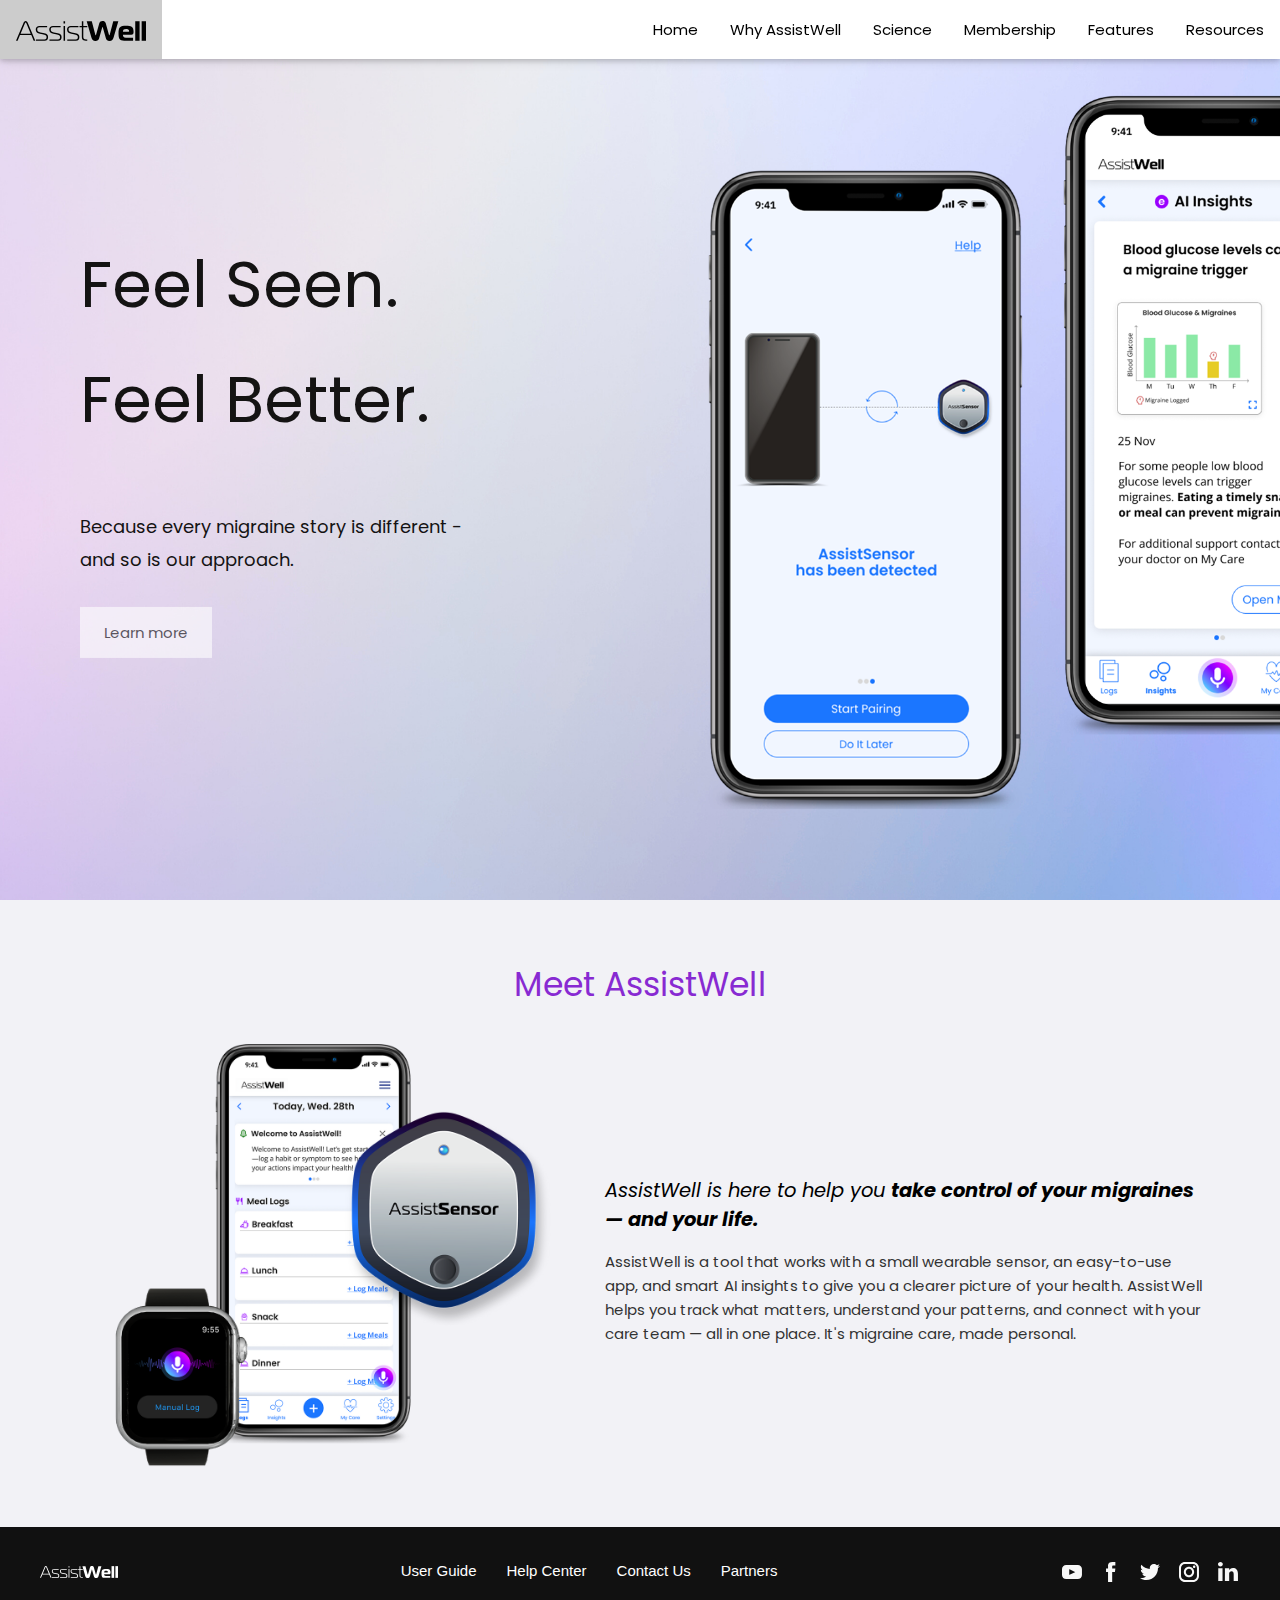
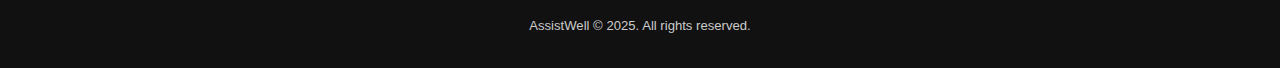
<file: draft_2.html>
<!DOCTYPE html>
<html>
<head>
<title>W3.CSS Template</title>
<meta charset="UTF-8">
<meta name="viewport" content="width=device-width, initial-scale=1">
<link rel="stylesheet" href="./css/w3_v.1.css"/>
  <link
      rel="stylesheet"
      href="https://cdnjs.cloudflare.com/ajax/libs/font-awesome/4.7.0/css/font-awesome.min.css"
    />

<link rel="preconnect" href="https://fonts.googleapis.com">
<link rel="preconnect" href="https://fonts.gstatic.com" crossorigin>
<link href="https://fonts.googleapis.com/css2?family=Poppins:ital,wght@0,100;0,200;0,300;0,400;0,500;0,600;0,700;0,800;0,900;1,100;1,200;1,300;1,400;1,500;1,600;1,700;1,800;1,900&display=swap" rel="stylesheet">
<style>
body,h1,h2,h3,h4,h5,h6 {font-family: "Poppins", sans-serif}

body, html {
  height: 100%;
  line-height: 1.8;
}

/* Full height image header */
.bgimg-1 {
  background-position: center;
  background-size: cover;
  background-image: url("./AW_Images/Home_Hero 4.png");
  min-height: 100%;
}



.w3-bar .w3-button {
  padding: 16px;
}
</style>
</head>
<body>

<!-- Navbar (sit on top) -->
<div class="w3-top">
  <div class="w3-bar w3-white w3-card" id="myNavbar">
    <a href="#home" class="w3-button w3-wide"><img src="./AW_Images/AW_logo_black.svg" height="20px" width="auto"/></a>
    <!-- Right-sided navbar links -->
    <div class="w3-right w3-hide-small">
      <a href="#about" class="w3-bar-item w3-button">Home</a>
      <a href="#team" class="w3-bar-item w3-button">Why AssistWell</a>
      <a href="#work" class="w3-bar-item w3-button">Science</a>
      <a href="#pricing" class="w3-bar-item w3-button">Membership</a>
      <a href="#contact" class="w3-bar-item w3-button">Features</a>
      <a href="#contact" class="w3-bar-item w3-button">Resources</a>
    </div>
    <!-- Hide right-floated links on small screens and replace them with a menu icon -->

    <a href="javascript:void(0)" class="w3-bar-item w3-button w3-right w3-hide-large w3-hide-medium" onclick="w3_open()">
      <i class="fa fa-bars"></i>
    </a>
  </div>
</div>

<!-- Sidebar on small screens when clicking the menu icon -->
<nav class="w3-sidebar w3-bar-block w3-black w3-card w3-animate-left w3-hide-medium w3-hide-large" style="display:none" id="mySidebar">
  <a href="javascript:void(0)" onclick="w3_close()" class="w3-bar-item w3-button w3-large w3-padding-16">Close ×</a>
  <a href="#about" onclick="w3_close()" class="w3-bar-item w3-button">ABOUT</a>
  <a href="#team" onclick="w3_close()" class="w3-bar-item w3-button">TEAM</a>
  <a href="#work" onclick="w3_close()" class="w3-bar-item w3-button">WORK</a>
  <a href="#pricing" onclick="w3_close()" class="w3-bar-item w3-button">PRICING</a>
  <a href="#contact" onclick="w3_close()" class="w3-bar-item w3-button">CONTACT</a>
</nav>

<!-- Header with full-height image -->
<header class="bgimg-1 w3-display-container" id="home">
  <div class="w3-display-left w3-text-white" style="padding:80px">
    <span class="w3-jumbo w3-hide-small">Feel Seen.</span><br>
    <span class="w3-jumbo w3-hide-small">Feel Better.</span><br>
    <span class="w3-xxlarge w3-hide-large w3-hide-medium">Feel Seen.</span><br>
    <span class="w3-xxlarge w3-hide-large w3-hide-medium">Feel Better.</span><br>
    <span class="w3-large">Because every migraine story is different -</span><br>
    <span class="w3-large">and so is our approach.</span>
    <p><a href="#about" class="w3-button w3-white w3-padding-large w3-medium w3-margin-top w3-opacity w3-hover-opacity-off">Learn more</a></p>
  </div> 

</header>

<!-- About Section 1 -->
<section class="assist-section">
    <h1>Meet AssistWell</h1>

    <div class="assist-content">
      <div class="assist-image">
        <img src="./AW_Images/AW_devices.png" alt="AssistWell device and app" />
      </div>
      <div class="assist-text">
        <h2><em>AssistWell is here to help you <strong>take control of your migraines — and your life.</strong></em></h2>
        <p>
          AssistWell is a tool that works with a small wearable sensor, an easy-to-use app, and smart AI insights to give you a clearer picture of your health. AssistWell helps you track what matters, understand your patterns, and connect with your care team — all in one place. It's migraine care, made personal.
        </p>
      </div>
    </div>
  </section>



<!-- Footer -->

<footer class="footer">
  <div class="footer-container">
    
    <!-- Logo -->
    <div class="footer-logo">
      <span><img src="./AW_Images/AW_logo_white.svg" height="12px" width="auto" /></span>
    </div>

    <!-- Navigation Links -->
    <div class="footer-links">
      <a href="#">User Guide</a>
      <a href="#">Help Center</a>
      <a href="#">Contact Us</a>
      <a href="#">Partners</a>
    </div>

    <!-- Social Icons and App Store -->
    <div class="footer-social">
      <div class="icons">
        <a href="#"><img src="./AW_Images/youtube.svg" alt="YouTube"></a>
        <a href="#"><img src="./AW_Images/facebook.svg" alt="Facebook"></a>
        <a href="#"><img src="./AW_Images/twitter.svg" alt="Twitter"></a>
        <a href="#"><img src="./AW_Images/instagram.svg" alt="Instagram"></a>
        <a href="#"><img src="./AW_Images/linkedin.svg" alt="LinkedIn"></a>
      </div>
     
    </div>

  </div>

  <div class="footer-bottom">
    AssistWell © 2025. All rights reserved.
  </div>
</footer>
 
<script>
// Modal Image Gallery
function onClick(element) {
  document.getElementById("img01").src = element.src;
  document.getElementById("modal01").style.display = "block";
  var captionText = document.getElementById("caption");
  captionText.innerHTML = element.alt;
}


// Toggle between showing and hiding the sidebar when clicking the menu icon
var mySidebar = document.getElementById("mySidebar");

function w3_open() {
  if (mySidebar.style.display === 'block') {
    mySidebar.style.display = 'none';
  } else {
    mySidebar.style.display = 'block';
  }
}

// Close the sidebar with the close button
function w3_close() {
    mySidebar.style.display = "none";
}
</script>



</body>
</html>
</file>
